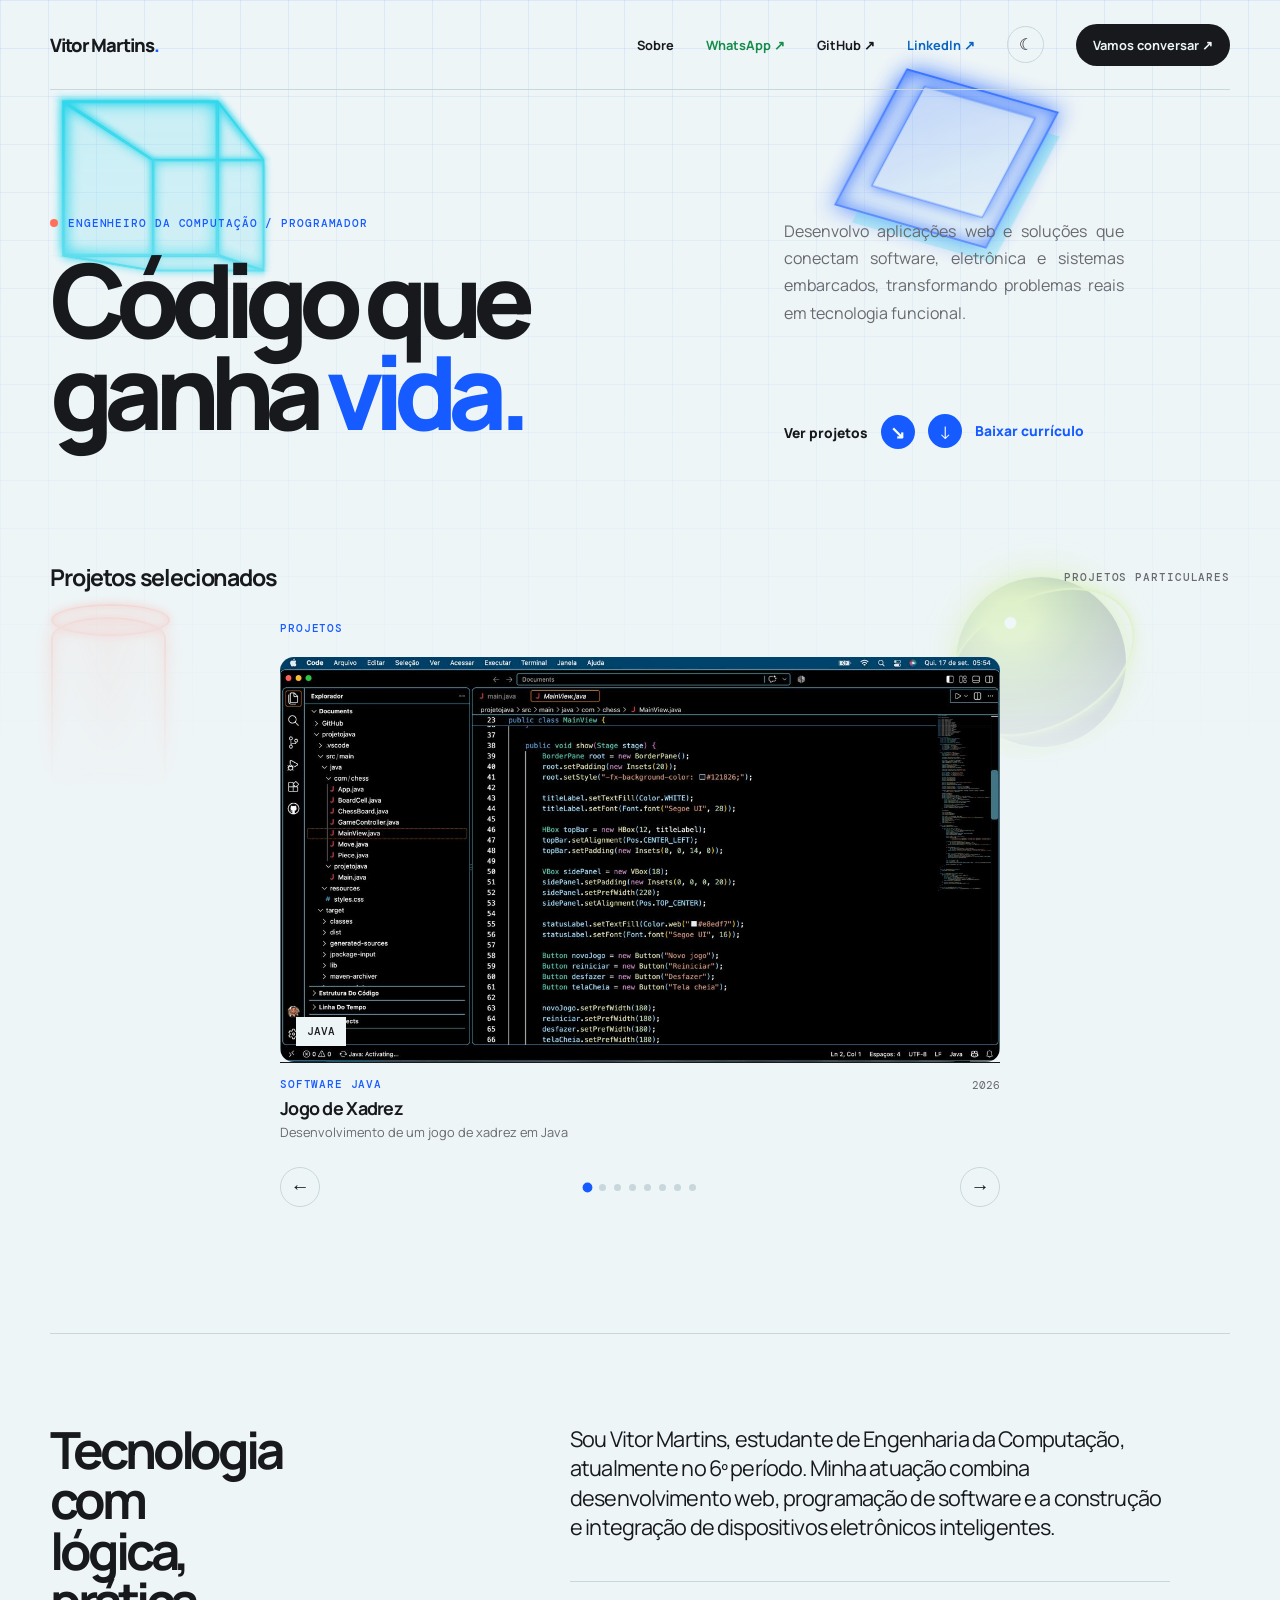
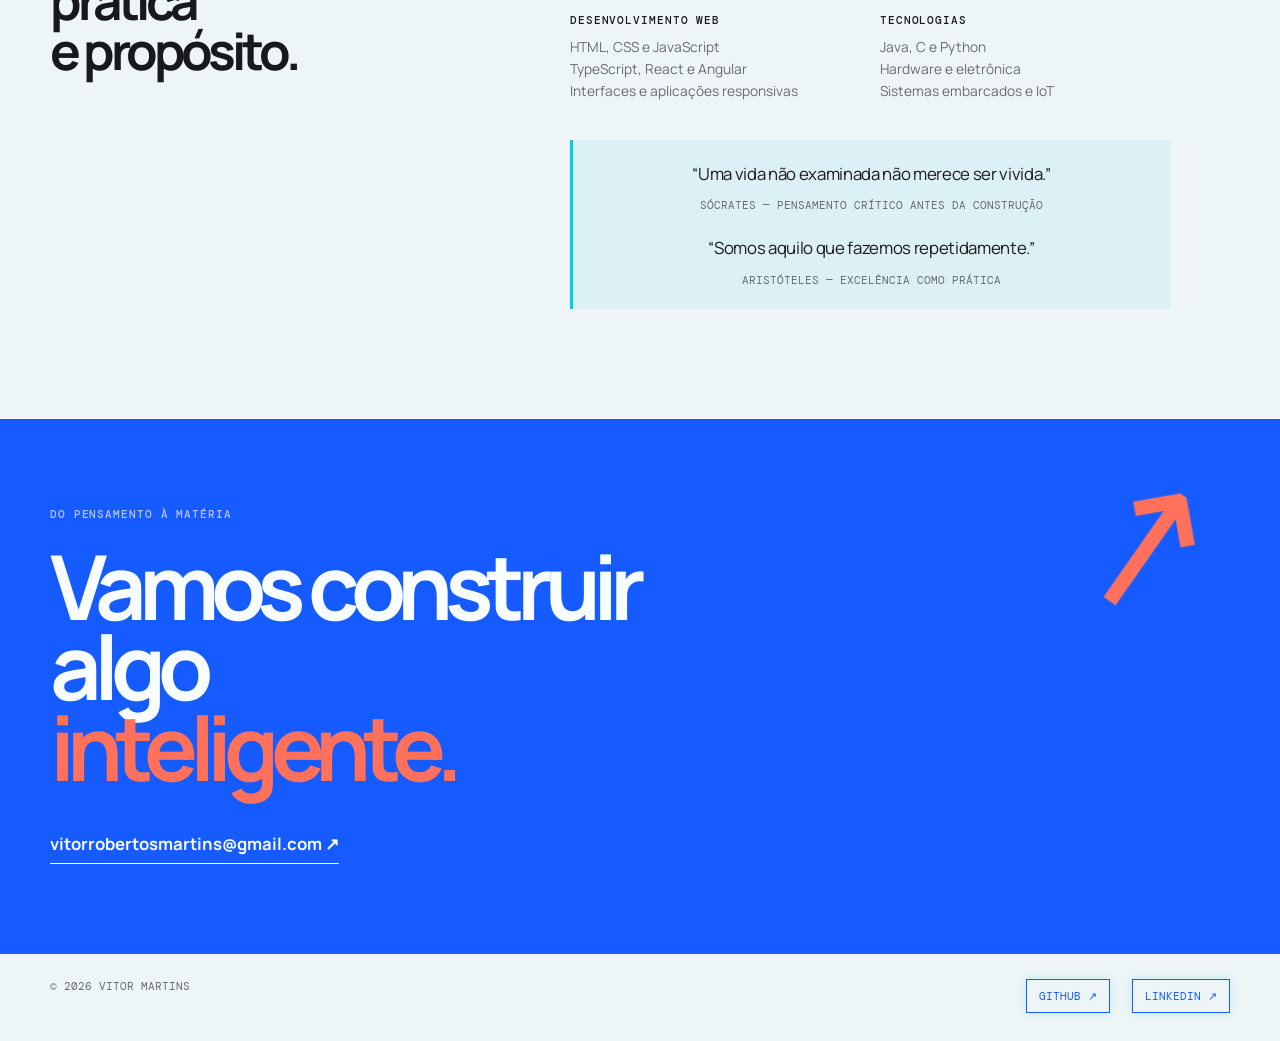
<file: index.html>
<!DOCTYPE html>
<html lang="pt-BR">
<head>
    <meta charset="UTF-8">
    <meta name="viewport" content="width=device-width, initial-scale=1.0">
    <meta name="description" content="Portfólio de Vitor Martins, engenheiro da computação especializado em software, hardware e sistemas embarcados.">
    <link rel="preconnect" href="https://fonts.googleapis.com">
    <link rel="preconnect" href="https://fonts.gstatic.com" crossorigin>
    <link href="https://fonts.googleapis.com/css2?family=DM+Mono:wght@400;500&family=Manrope:wght@400;500;600;700;800&display=swap" rel="stylesheet">
    <title>Vitor Martins — Engenheiro da computação</title>
    <link rel="stylesheet" href="style.css">
</head>
<body>
    <div class="tech-background" aria-hidden="true">
        <div class="tech-object tech-cube">
            <div class="cube-core">
                <span class="cube-face cube-face--front"></span>
                <span class="cube-face cube-face--back"></span>
                <span class="cube-face cube-face--right"></span>
                <span class="cube-face cube-face--left"></span>
                <span class="cube-face cube-face--top"></span>
                <span class="cube-face cube-face--bottom"></span>
            </div>
        </div>
        <span class="tech-object tech-prism"></span>
        <span class="tech-object tech-sphere"></span>
        <span class="tech-object tech-cylinder"></span>
        <span class="tech-object tech-pyramid"></span>
    </div>
    <header class="shell topbar">
        <a class="mark" href="#top">Vitor Martins<span>.</span></a>
        <nav class="nav" aria-label="Navegação principal">
            <a href="#sobre">Sobre</a>
            <a class="nav-whatsapp" href="https://wa.me/5581992710955" target="_blank" rel="noopener noreferrer">WhatsApp ↗</a>
            <a class="nav-github" href="https://github.com/VitorMartinsRS" target="_blank" rel="noopener noreferrer">GitHub ↗</a>
            <a class="nav-linkedin" href="https://www.linkedin.com/in/vitormartinsrs" target="_blank" rel="noopener noreferrer">LinkedIn ↗</a>
             <button class="theme-toggle" type="button" aria-label="Ativar tema escuro" title="Alternar tema"><span aria-hidden="true">☾</span></button>
            <a class="nav-contact" href="#contato">Vamos conversar ↗</a>
        </nav>
    </header>
    <main id="top">
        <section class="shell hero">
            <div>
                <div class="eyebrow">Engenheiro da computação / Programador</div>
                <h1>Código que<br>ganha <em>vida.</em></h1>
            </div>
            <div class="hero-aside">
                <p>Desenvolvo aplicações web e soluções que conectam software, eletrônica e sistemas embarcados, transformando problemas reais em tecnologia funcional.</p>
                <a class="arrow-link" href="#trabalho">Ver projetos <span>↘</span></a>
                <a class="resume-link" href="curriculo-vitor-martins.html" download>Baixar currículo</a>
            </div>
        </section>

        <section class="shell work-section" id="trabalho">
            <div class="section-head">
                <h2>Projetos selecionados</h2>
                <span class="label">projetos particulares</span>
            </div>
            <div class="project-carousels">
                <section class="theme-carousel theme-carousel--featured" data-carousel aria-labelledby="themes-title">
                    <h3 id="themes-title" class="theme-carousel-title">Projetos</h3>
                    <div class="project-grid" data-carousel-track>
                        <a class="project project-slot" href="#contato">
                            <div class="project-image"><img src="imagem/java1.jpeg" alt="Programa em java"><span class="project-tag">Java</span></div>
                            <div class="project-meta"><div><span class="project-theme">Software Java</span><h4>Jogo de Xadrez</h4><p>Desenvolvimento de um jogo de xadrez em Java</p></div><span class="project-year">2026</span></div>
                        </a>
                        <a class="project project-slot" href="#contato">
                            <div class="project-image"><img src="imagem/java2.jpeg" alt="programa em Java"><span class="project-tag">Software</span></div>
                            <div class="project-meta"><div><span class="project-theme">Software</span><h4>Plataforma em Java</h4><p>Programação orientada a objetos</p></div><span class="project-year">2026</span></div>
                        </a>
                        <a class="project project-slot" href="#contato">
                            <div class="project-image"><img src="imagem/programapython2.png" alt="Programa feito em Python com interface gráfica"><span class="project-tag">Python</span></div>
                            <div class="project-meta"><div><span class="project-theme">Python</span><h4>Programa com interface gráfica</h4><p>Aplicação desktop desenvolvida em Python</p></div><span class="project-year">2025</span></div>
                        </a>
                         <a class="project project-slot" href="#contato">
                            <div class="project-image"><img src="imagem/programapython.png" alt="Programa em Python com interface gráfica"><span class="project-tag">Python</span></div>
                            <div class="project-meta"><div><span class="project-theme">Python</span><h4>Python GUI</h4><p>Interface gráfica para software desktop</p></div><span class="project-year">2025</span></div>
                        </a>
                         <a class="project" href="#contato">
                            <div class="project-image"><img src="imagem/web1.png" alt="Interface web responsiva"><span class="project-tag">Web Developer</span></div>
                            <div class="project-meta"><div><span class="project-theme">Web Developer</span><h4>Interface responsiva</h4><p>Desenvolvimento web e experiência do usuário</p></div><span class="project-year">2025</span></div>
                        </a>
                        <a class="project project-slot" href="#contato">
                            <div class="project-image"><img src="imagem/web4.png" alt="Portfolio web"><span class="project-tag">Web Developer</span></div>
                            <div class="project-meta"><div><span class="project-theme">Web Developer</span><h4>Aba do site</h4><p>Identidade digital e apresentação visual</p></div><span class="project-year">2025</span></div>
                        </a>                      
                        <a class="project project-slot" href="#contato">
                            <div class="project-image"><img src="imagem/web3.png" alt="Landing page web"><span class="project-tag">Web Developer</span></div>
                            <div class="project-meta"><div><span class="project-theme">Web Developer</span><h4>Landing page</h4><p>Estrutura visual e conversão</p></div><span class="project-year">2025</span></div>
                        </a>
                        <a class="project project-slot" href="#contato">
                            <div class="project-image"><img src="imagem/web2.png" alt="Dashboard web de gestão"><span class="project-tag">Web Developer</span></div>
                            <div class="project-meta"><div><span class="project-theme">Web Developer</span><h4>Dashboard</h4><p>Gestão compartilhada e UX clara</p></div><span class="project-year">2025</span></div>
                        </a>
                    </div>
                    <div class="carousel-controls" aria-label="Controles dos projetos">
                        <button class="carousel-button" type="button" data-carousel-prev aria-label="Projeto anterior">←</button>
                        <div class="carousel-dots" data-carousel-dots></div>
                        <button class="carousel-button" type="button" data-carousel-next aria-label="Próximo projeto">→</button>
                    </div>
                </section>
            </div>
        </section>

        <section class="shell about" id="sobre">
            <h2>Tecnologia com<br>lógica, prática<br>e propósito.</h2>
            <div class="about-copy">
                <p>Sou Vitor Martins, estudante de Engenharia da Computação, atualmente no 6º período. Minha atuação combina desenvolvimento web, programação de software e a construção e integração de dispositivos eletrônicos inteligentes.</p>
                <div class="details">
                    <div><span class="label">Desenvolvimento web</span><p>HTML, CSS e JavaScript<br>TypeScript, React e Angular<br>Interfaces e aplicações responsivas</p></div>
                    <div><span class="label">Tecnologias</span><p>Java, C e Python<br>Hardware e eletrônica<br>Sistemas embarcados e IoT</p></div>
                </div>
                <div class="philosophy-note">
                    <blockquote>“Uma vida não examinada não merece ser vivida.”</blockquote>
                    <cite>Sócrates — pensamento crítico antes da construção</cite>
                    <blockquote>“Somos aquilo que fazemos repetidamente.”</blockquote>
                    <cite>Aristóteles — excelência como prática</cite>
                </div>
            </div>
        </section>
    </main>
    <section class="contact" id="contato">
        <div class="shell">
            <span class="label">Do pensamento à matéria</span>
            <h2>Vamos construir algo<br><span>inteligente.</span></h2>
            <a class="contact-link" href="mailto:vitorrobertosmartins@gmail.com">vitorrobertosmartins@gmail.com ↗</a>
        </div>
    </section>
    <footer class="shell">
        <span>© 2026 Vitor Martins</span>
        <div class="socials"><a class="social-link--featured" href="https://github.com/VitorMartinsRS" target="_blank" rel="noopener noreferrer">GitHub ↗</a><a class="social-link--featured" href="https://www.linkedin.com/in/vitormartinsrs" target="_blank" rel="noopener noreferrer">LinkedIn ↗</a></div>
    </footer>
    <button class="back-to-top" type="button" aria-label="Voltar ao topo" title="Voltar ao topo" hidden>↑</button>
    <script>
        const themeToggle = document.querySelector('.theme-toggle');
        const themeIcon = themeToggle.querySelector('span');
        const root = document.documentElement;
        const backToTop = document.querySelector('.back-to-top');

        function setTheme(theme) {
            const isDark = theme === 'dark';
            root.dataset.theme = isDark ? 'dark' : 'light';
            themeIcon.textContent = isDark ? '☀' : '☾';
            themeToggle.setAttribute('aria-label', isDark ? 'Ativar tema claro' : 'Ativar tema escuro');
        }

        const savedTheme = localStorage.getItem('portfolio-theme');
        const preferredTheme = window.matchMedia('(prefers-color-scheme: dark)').matches ? 'dark' : 'light';
        setTheme(savedTheme || preferredTheme);

        themeToggle.addEventListener('click', () => {
            const nextTheme = root.dataset.theme === 'dark' ? 'light' : 'dark';
            localStorage.setItem('portfolio-theme', nextTheme);
            setTheme(nextTheme);
        });

        backToTop.addEventListener('click', () => window.scrollTo({ top: 0, behavior: 'smooth' }));
        window.addEventListener('scroll', () => {
            backToTop.hidden = window.scrollY <= 120;
        }, { passive: true });

        document.querySelectorAll('[data-carousel]').forEach((carousel) => {
            const track = carousel.querySelector('[data-carousel-track]');
            const slides = [...track.children];
            const dots = carousel.querySelector('[data-carousel-dots]');
            let currentSlide = 0;

            slides.forEach((slide, index) => {
                const dot = document.createElement('button');
                dot.type = 'button';
                dot.className = 'carousel-dot';
                dot.setAttribute('aria-label', `Ir para o projeto ${index + 1}`);
                dot.addEventListener('click', () => goToSlide(index));
                dots.append(dot);
            });

            function goToSlide(index) {
                currentSlide = (index + slides.length) % slides.length;
                const slide = slides[currentSlide];
                if (!slide) return;
                track.scrollTo({
                    left: slide.offsetLeft,
                    behavior: 'smooth'
                });
                updateControls();
            }

            window.addEventListener('resize', () => {
                goToSlide(currentSlide);
            });

            function updateControls() {
                dots.querySelectorAll('.carousel-dot').forEach((dot, dotIndex) => {
                    dot.classList.toggle('is-active', dotIndex === currentSlide);
                });
            }

            track.addEventListener('scroll', () => {
                const nearestSlide = slides.reduce((nearest, slide, index) => {
                    const distance = Math.abs(track.scrollLeft - slide.offsetLeft);
                    return distance < nearest.distance ? { index, distance } : nearest;
                }, { index: 0, distance: Infinity });

                if (nearestSlide.index !== currentSlide) {
                    currentSlide = nearestSlide.index;
                    updateControls();
                }
            }, { passive: true });

            carousel.querySelector('[data-carousel-prev]').addEventListener('click', () => goToSlide(currentSlide - 1));
            carousel.querySelector('[data-carousel-next]').addEventListener('click', () => goToSlide(currentSlide + 1));
            goToSlide(0);

            let autoplay;
            const startAutoplay = () => {
                stopAutoplay();
                autoplay = window.setInterval(() => {
                    goToSlide(currentSlide + 1);
                }, 7000);
            };
            const stopAutoplay = () => window.clearInterval(autoplay);

            carousel.addEventListener('mouseenter', stopAutoplay);
            carousel.addEventListener('mouseleave', startAutoplay);
            carousel.addEventListener('focusin', stopAutoplay);
            carousel.addEventListener('focusout', (event) => {
                if (!carousel.contains(event.relatedTarget)) startAutoplay();
            });
            startAutoplay();
        });
    </script>
</body>
</html>
</file>
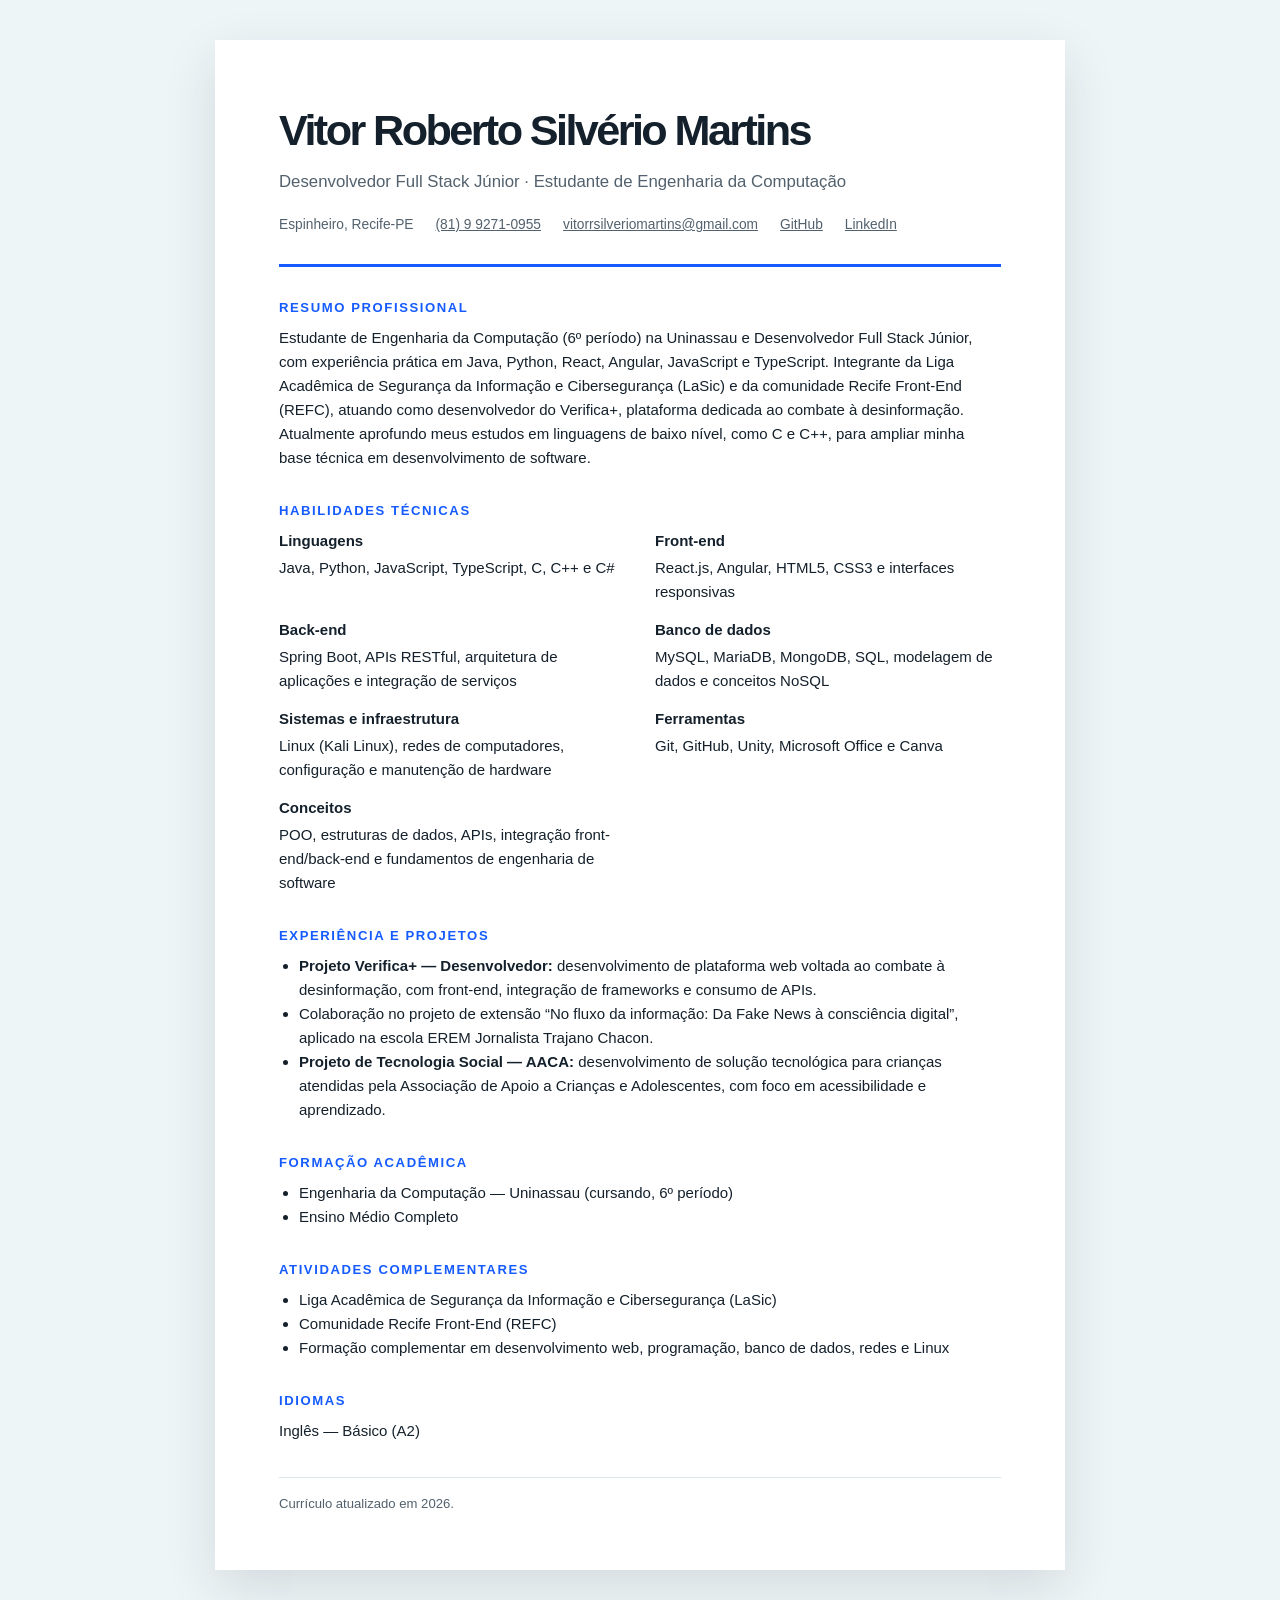
<file: curriculo-vitor-martins.html>
<!DOCTYPE html>
<html lang="pt-BR">
<head>
    <meta charset="UTF-8">
    <meta name="viewport" content="width=device-width, initial-scale=1.0">
    <title>Currículo — Vitor Roberto Silvério Martins</title>
    <style>
        :root { --ink: #14202b; --muted: #52616d; --accent: #155bff; --line: #dbe5ea; --paper: #ffffff; }
        * { box-sizing: border-box; }
        body { margin: 0; color: var(--ink); background: #eef5f7; font: 15px/1.6 Arial, sans-serif; }
        main { width: min(850px, calc(100% - 40px)); margin: 40px auto; padding: 56px 64px; background: var(--paper); box-shadow: 0 18px 50px rgba(20, 32, 43, .12); }
        header { padding-bottom: 28px; border-bottom: 3px solid var(--accent); }
        h1 { margin: 0; font-size: 2.7rem; letter-spacing: -.06em; }
        h2 { margin: 30px 0 8px; color: var(--accent); font-size: .82rem; letter-spacing: .12em; text-transform: uppercase; }
        p { margin: 0; }
        .role { margin-top: 4px; color: var(--muted); font-size: 1.05rem; }
        .contact { display: flex; flex-wrap: wrap; gap: 8px 22px; margin-top: 18px; color: var(--muted); font-size: .86rem; }
        a { color: inherit; }
        .intro { margin-top: 25px; }
        .skills { display: grid; grid-template-columns: repeat(2, 1fr); gap: 14px 30px; }
        .skill strong { display: block; margin-bottom: 3px; }
        ul { margin: 8px 0 0; padding-left: 20px; }
        .note { margin-top: 34px; padding-top: 15px; color: var(--muted); border-top: 1px solid var(--line); font-size: .82rem; }
        @media print { body { background: white; } main { width: 100%; margin: 0; padding: 25px; box-shadow: none; } }
        @media (max-width: 600px) { main { margin: 20px auto; padding: 32px 25px; } h1 { font-size: 2.2rem; } .skills { grid-template-columns: 1fr; } }
    </style>
</head>
<body>
    <main>
        <header>
            <h1>Vitor Roberto Silvério Martins</h1>
            <p class="role">Desenvolvedor Full Stack Júnior · Estudante de Engenharia da Computação</p>
            <div class="contact">
                <span>Espinheiro, Recife-PE</span>
                <a href="tel:+5581992710955">(81) 9 9271-0955</a>
                <a href="mailto:vitorrsilveriomartins@gmail.com">vitorrsilveriomartins@gmail.com</a>
                <a href="https://github.com/VitorMartinsRS">GitHub</a>
                <a href="https://www.linkedin.com/in/vitormartinsrs">LinkedIn</a>
            </div>
        </header>
        <section class="intro">
            <h2>Resumo profissional</h2>
            <p>Estudante de Engenharia da Computação (6º período) na Uninassau e Desenvolvedor Full Stack Júnior, com experiência prática em Java, Python, React, Angular, JavaScript e TypeScript. Integrante da Liga Acadêmica de Segurança da Informação e Cibersegurança (LaSic) e da comunidade Recife Front-End (REFC), atuando como desenvolvedor do Verifica+, plataforma dedicada ao combate à desinformação. Atualmente aprofundo meus estudos em linguagens de baixo nível, como C e C++, para ampliar minha base técnica em desenvolvimento de software.</p>
        </section>
        <section>
            <h2>Habilidades técnicas</h2>
            <div class="skills">
                <div class="skill"><strong>Linguagens</strong><span>Java, Python, JavaScript, TypeScript, C, C++ e C#</span></div>
                <div class="skill"><strong>Front-end</strong><span>React.js, Angular, HTML5, CSS3 e interfaces responsivas</span></div>
                <div class="skill"><strong>Back-end</strong><span>Spring Boot, APIs RESTful, arquitetura de aplicações e integração de serviços</span></div>
                <div class="skill"><strong>Banco de dados</strong><span>MySQL, MariaDB, MongoDB, SQL, modelagem de dados e conceitos NoSQL</span></div>
                <div class="skill"><strong>Sistemas e infraestrutura</strong><span>Linux (Kali Linux), redes de computadores, configuração e manutenção de hardware</span></div>
                <div class="skill"><strong>Ferramentas</strong><span>Git, GitHub, Unity, Microsoft Office e Canva</span></div>
                <div class="skill"><strong>Conceitos</strong><span>POO, estruturas de dados, APIs, integração front-end/back-end e fundamentos de engenharia de software</span></div>
            </div>
        </section>
        <section>
            <h2>Experiência e projetos</h2>
            <ul>
                <li><strong>Projeto Verifica+ — Desenvolvedor:</strong> desenvolvimento de plataforma web voltada ao combate à desinformação, com front-end, integração de frameworks e consumo de APIs.</li>
                <li>Colaboração no projeto de extensão “No fluxo da informação: Da Fake News à consciência digital”, aplicado na escola EREM Jornalista Trajano Chacon.</li>
                <li><strong>Projeto de Tecnologia Social — AACA:</strong> desenvolvimento de solução tecnológica para crianças atendidas pela Associação de Apoio a Crianças e Adolescentes, com foco em acessibilidade e aprendizado.</li>
            </ul>
        </section>
        <section>
            <h2>Formação acadêmica</h2>
            <ul>
                <li>Engenharia da Computação — Uninassau (cursando, 6º período)</li>
                <li>Ensino Médio Completo</li>
            </ul>
        </section>
        <section>
            <h2>Atividades complementares</h2>
            <ul>
                <li>Liga Acadêmica de Segurança da Informação e Cibersegurança (LaSic)</li>
                <li>Comunidade Recife Front-End (REFC)</li>
                <li>Formação complementar em desenvolvimento web, programação, banco de dados, redes e Linux</li>
            </ul>
        </section>
        <section>
            <h2>Idiomas</h2>
            <p>Inglês — Básico (A2)</p>
        </section>
        <p class="note">Currículo atualizado em 2026.</p>
    </main>
</body>
</html>
</file>
<file: style.css>
:root {
    --ink: #17191c;
    --muted: #686a6f;
            --paper: #eef5f7;
            --line: #c7d7dc;
            --blue: #155bff;
            --coral: #ff715b;
            --cyan: #00cfe8;
            --lime: #a9e52b;
            --white: #f8fdff;
            --mono: "DM Mono", monospace;
            --sans: "Manrope", sans-serif;
        }

        :root[data-theme="dark"] {
            --ink: #eaf7ff;
            --muted: #9bb1c2;
            --paper: #081522;
            --line: #28435b;
            --white: #f8fdff;
        }

        * { box-sizing: border-box; }

        html { scroll-behavior: smooth; }

        body {
            margin: 0;
            color: var(--ink);
            background: var(--paper);
            font-family: var(--sans);
            -webkit-font-smoothing: antialiased;
            transition: color .25s ease, background-color .25s ease;
        }

        .tech-background {
            position: fixed;
            z-index: 0;
            inset: 0;
            overflow: hidden;
            pointer-events: none;
            perspective: 900px;
            opacity: .92;
            background-image: linear-gradient(rgba(21, 91, 255, .085) 1px, transparent 1px), linear-gradient(90deg, rgba(21, 91, 255, .085) 1px, transparent 1px);
            background-size: 48px 48px;
            mask-image: linear-gradient(to bottom, black 0%, transparent 88%);
        }

        .tech-object { position: absolute; pointer-events: none; transform-style: preserve-3d; }
        .tech-cube { width: 130px; height: 130px; top: 15%; left: 9%; color: var(--cyan); perspective: 700px; animation: cube-float 16s ease-in-out infinite; }
        .tech-cube .cube-core { position: absolute; inset: 0; transform-style: preserve-3d; animation: cube-spin 18s linear infinite; }
        .cube-face { position: absolute; inset: 0; border: 2px solid currentColor; background: rgba(0, 207, 232, .1); box-shadow: 0 0 9px currentColor, inset 0 0 14px currentColor; backface-visibility: visible; }
        .cube-face--front { transform: translateZ(65px); }
        .cube-face--back { transform: rotateY(180deg) translateZ(65px); }
        .cube-face--right { transform: rotateY(90deg) translateZ(65px); }
        .cube-face--left { transform: rotateY(-90deg) translateZ(65px); }
        .cube-face--top { transform: rotateX(90deg) translateZ(65px); }
        .cube-face--bottom { transform: rotateX(-90deg) translateZ(65px); }
        .tech-prism { width: 155px; height: 155px; top: 9%; right: 20%; color: var(--blue); transform: rotate(28deg) skewY(-12deg); border: 2px solid currentColor; background: linear-gradient(135deg, rgba(21, 91, 255, .28), rgba(0, 207, 232, .04)); box-shadow: 18px 18px 0 -6px rgba(0, 207, 232, .3), 0 0 22px var(--blue), inset 0 0 18px var(--blue); animation: prism-float 19s ease-in-out infinite; }
        .tech-prism::after { content: ""; position: absolute; inset: 20px; border: 1px solid currentColor; transform: translateZ(20px); box-shadow: 0 0 12px currentColor; }
        .tech-sphere { width: 170px; height: 170px; right: 12%; bottom: 17%; border-radius: 50%; background: radial-gradient(circle at 32% 27%, #f8fdff 0 3%, var(--lime) 4% 12%, #4e8e18 38%, #071b22 76%); box-shadow: -18px 20px 0 -8px rgba(169, 229, 43, .55), 0 0 18px var(--lime), 0 0 48px rgba(169, 229, 43, .6); animation: sphere-float 21s ease-in-out infinite; }
        .tech-sphere::after { content: ""; position: absolute; inset: 20px -15px; border: 2px solid var(--lime); border-radius: 50%; transform: rotate(-28deg); box-shadow: 0 0 10px var(--lime); }
        .tech-cylinder { width: 115px; height: 175px; left: 4%; bottom: 12%; color: var(--coral); border: 2px solid currentColor; border-radius: 50% / 12%; background: linear-gradient(90deg, rgba(255, 113, 91, .06), rgba(255, 113, 91, .36), rgba(255, 113, 91, .06)); box-shadow: 0 0 18px var(--coral), inset 0 0 20px var(--coral); animation: cylinder-float 18s ease-in-out infinite; }
        .tech-cylinder::before, .tech-cylinder::after { content: ""; position: absolute; left: -2px; width: calc(100% + 4px); height: 28px; border: 2px solid currentColor; border-radius: 50%; box-shadow: 0 0 10px currentColor, inset 0 0 9px currentColor; }
        .tech-cylinder::before { top: -15px; background: rgba(255, 113, 91, .2); }
        .tech-cylinder::after { bottom: -15px; }
        .tech-pyramid { width: 165px; height: 155px; right: 34%; bottom: 4%; color: var(--cyan); clip-path: polygon(50% 0, 100% 100%, 0 100%); background: linear-gradient(118deg, rgba(0, 207, 232, .68) 0 31%, rgba(21, 91, 255, .35) 32% 58%, rgba(169, 229, 43, .25) 59% 100%); filter: drop-shadow(0 0 8px var(--cyan)) drop-shadow(0 0 22px rgba(0, 207, 232, .7)); animation: pyramid-float 20s ease-in-out infinite; }
        .tech-pyramid::before { content: ""; position: absolute; inset: 17px 25px 20px; clip-path: polygon(50% 0, 100% 100%, 0 100%); border: 2px solid currentColor; background: linear-gradient(145deg, rgba(248, 253, 255, .3), transparent 38%); box-shadow: inset 0 0 15px currentColor; }
        .tech-pyramid::after { content: ""; position: absolute; left: -8px; right: -8px; bottom: -4px; height: 18px; border: 2px solid var(--lime); border-radius: 50%; box-shadow: 0 0 8px var(--lime), 0 0 20px rgba(169, 229, 43, .75); }

        @keyframes cube-float { 0%, 100% { transform: translate3d(0, 0, 0); } 50% { transform: translate3d(38px, 28px, 0); } }
        @keyframes cube-spin { from { transform: rotateX(-18deg) rotateY(0deg) rotateZ(8deg); } to { transform: rotateX(-18deg) rotateY(360deg) rotateZ(8deg); } }
        @keyframes prism-float { 0%, 100% { transform: rotate(28deg) skewY(-12deg) translate3d(0, 0, 0); } 50% { transform: rotate(48deg) skewY(-12deg) translate3d(-28px, 36px, 0); } }
        @keyframes sphere-float { 0%, 100% { transform: translate3d(0, 0, 0) rotate(0deg); } 50% { transform: translate3d(-32px, -46px, 0) rotate(25deg); } }
        @keyframes cylinder-float { 0%, 100% { transform: translate3d(0, 0, 0) rotate(-8deg); } 50% { transform: translate3d(28px, -34px, 0) rotate(8deg); } }
        @keyframes pyramid-float {
            0%, 100% { transform: translate3d(0, 0, 0) rotate(0deg); }
            25% { transform: translate3d(42px, -18px, 28px) rotate(8deg); }
            50% { transform: translate3d(-24px, -62px, 70px) rotate(18deg); }
            75% { transform: translate3d(-70px, -20px, 28px) rotate(8deg); }
        }

        body > header, body > main, body > .contact, body > footer { position: relative; z-index: 1; }

        @media (prefers-reduced-motion: reduce) {
            html { scroll-behavior: auto; }
            .tech-object, .tech-cube .cube-core, body, .project-image img { animation: none; transition: none; }
        }

        a { color: inherit; text-decoration: none; }

        .shell { width: min(1180px, calc(100% - 64px)); margin: 0 auto; }

        .topbar {
            display: flex;
            align-items: center;
            justify-content: space-between;
            height: 90px;
            border-bottom: 1px solid var(--line);
        }

        .mark { font-size: 1.15rem; font-weight: 800; letter-spacing: -.06em; }
        .mark span { color: var(--blue); }

        .nav { display: flex; align-items: center; gap: 32px; font-size: .8rem; font-weight: 700; }
        .nav a { transition: color .2s ease; }
        .nav a:hover { color: var(--blue); }
        .nav .nav-whatsapp { color: #168c4b; }
        .nav .nav-whatsapp:hover { color: #0d6d39; }
        .nav .nav-github { color: var(--ink); }
        .nav .nav-linkedin { color: #0a66c2; }
        .nav .nav-github:hover, .nav .nav-linkedin:hover { color: var(--blue); }
        .nav .nav-contact { color: var(--paper); background: var(--ink); padding: 12px 17px; border-radius: 99px; }
        .theme-toggle { display: grid; place-items: center; width: 37px; height: 37px; padding: 0; color: var(--ink); background: transparent; border: 1px solid var(--line); border-radius: 50%; cursor: pointer; font-size: 1rem; transition: color .2s ease, border-color .2s ease, transform .2s ease; }
        .theme-toggle:hover { color: var(--blue); border-color: var(--blue); transform: rotate(12deg); }
        .theme-toggle:focus-visible { outline: 2px solid var(--blue); outline-offset: 3px; }

        .hero { padding: 108px 0 124px; display: grid; grid-template-columns: 1.2fr .8fr; gap: 64px; align-items: end; }
        .eyebrow, .label { font: 500 .7rem var(--mono); letter-spacing: .08em; text-transform: uppercase; }
        .eyebrow { display: flex; align-items: center; gap: 10px; color: var(--blue); }
        .eyebrow::before { content: ""; width: 8px; height: 8px; background: var(--coral); border-radius: 50%; }
        h1 { max-width: 760px; margin: 23px 0 0; font-size: clamp(3.8rem, 8vw, 7.4rem); line-height: .9; letter-spacing: -.095em; font-weight: 800; }
        h1 em { color: var(--blue); font-style: normal; }
        .hero-aside { padding-bottom: 8px; transform: translateY(20px); }
        .hero-aside p { max-width: 340px; margin: 0 0 36px; color: var(--muted); font-size: 1rem; line-height: 1.7; text-align: justify; }
        .arrow-link { display: inline-flex; gap: 13px; align-items: center; font-weight: 800; font-size: .86rem; }
        .arrow-link span { display: grid; place-items: center; width: 34px; height: 34px; color: var(--white); background: var(--blue); border-radius: 50%; font-size: 1.1rem; transition: transform .2s ease; }
        .arrow-link:hover span { transform: translate(3px,-3px); }
        .resume-link { display: inline-flex; align-items: center; gap: 13px; margin-top: 51px; margin-left: 10px; color: var(--blue); font: 800 .86rem var(--sans); text-transform: none; }
        .resume-link::before { content: "↓"; display: grid; place-items: center; width: 34px; height: 34px; color: var(--white); background: var(--blue); border-radius: 50%; font: 1.1rem var(--sans); transition: transform .2s ease; }
        .resume-link:hover::before { transform: translateY(3px); }

        .work-section { padding-bottom: 126px; }
        .section-head { display: flex; align-items: center; justify-content: space-between; margin-bottom: 28px; }
        .section-head h2 { margin: 0; font-size: 1.45rem; letter-spacing: -.05em; }
        .section-head .label { color: var(--muted); }
        .project-carousel { position: relative; }
        .project-carousels { display: grid; grid-template-columns: repeat(2, minmax(0, 1fr)); gap: 64px 24px; }
        .theme-carousel { min-width: 0; }
        .theme-carousel--featured {
            grid-column: 1 / -1;
            width: min(100%, 720px);
            margin: 0 auto;
        }
        .theme-carousel-title { margin: 0 0 14px; color: var(--blue); font: 500 .7rem var(--mono); letter-spacing: .08em; text-transform: uppercase; }
        .theme-carousel--featured .project-grid {
            grid-template-columns: none;
            grid-auto-flow: column;
            grid-auto-columns: min(100%, 760px);
            overflow-x: auto;
            scroll-snap-type: x mandatory;
            padding-bottom: 8px;
            align-items: stretch;
        }
        .theme-carousel--featured .project {
            width: 100%;
        }
        .theme-carousel--featured .project-image {
            width: 100%;
            margin: 0 auto;
            aspect-ratio: 16 / 9;
            border-radius: 14px;
            overflow: hidden;
            background: rgba(255,255,255,.04);
        }
        .project-grid {
            display: grid;
            grid-template-columns: repeat(2, minmax(0, 1fr));
            gap: 24px;
            overflow: visible;
            padding: 0 0 18px;
            scroll-snap-type: none;
            scrollbar-width: none;
        }
        .project-grid::-webkit-scrollbar { display: none; }
        .project { min-width: 0; scroll-snap-align: start; }
        .project-image { position: relative; overflow: hidden; aspect-ratio: 16 / 10; background: transparent; box-shadow: 0 14px 0 -9px var(--cyan), 0 22px 30px rgba(8, 21, 34, .15); transition: box-shadow .6s ease; }
        .project-image::after { content: ""; position: absolute; inset: 12px; border: 1px solid rgba(0, 207, 232, .55); opacity: 0; pointer-events: none; transition: opacity .4s ease; }
        .project-image img { width: 100%; height: 100%; display: block; object-fit: contain; background: transparent; transition: transform .6s cubic-bezier(.2,.7,.2,1), filter .6s ease; }
        .project-slot { margin: 8px 0; }
        .project-slot .project-image { display: grid; place-items: center; border: none; background: transparent; box-shadow: none; }
        .project-slot:hover .project-image { border-color: var(--blue); box-shadow: 0 18px 0 -9px var(--cyan), 0 28px 42px rgba(8, 21, 34, .18); }
        .slot-label { color: var(--muted); font: 500 .72rem var(--mono); letter-spacing: .08em; text-transform: uppercase; }
        .project:hover .project-image { box-shadow: 0 18px 0 -9px var(--cyan), 0 28px 42px rgba(8, 21, 34, .28); }
        .project:hover .project-image::after { opacity: 1; }
        .project:hover img { transform: scale(1.04); filter: saturate(1.12) contrast(1.04); }
        .project-tag { position: absolute; left: 16px; bottom: 16px; padding: 8px 11px; color: var(--ink); background: var(--paper); font: 500 .66rem var(--mono); text-transform: uppercase; }
        .project-meta { display: flex; justify-content: space-between; gap: 18px; padding-top: 15px; border-top: 1px solid var(--ink); }
        .project-meta h3, .project-meta h4 { margin: 0; font-size: 1.12rem; letter-spacing: -.04em; }
        .project-theme { display: block; margin-bottom: 5px; color: var(--blue); font: 500 .66rem var(--mono); letter-spacing: .08em; text-transform: uppercase; }
        .project-meta p { margin: 3px 0 0; color: var(--muted); font-size: .8rem; }
        .project-year { color: var(--muted); font: .7rem var(--mono); }
        .carousel-controls { display: flex; align-items: center; justify-content: space-between; gap: 18px; margin-top: 10px; }
        .carousel-button { display: grid; place-items: center; width: 40px; height: 40px; padding: 0; color: var(--ink); background: transparent; border: 1px solid var(--line); border-radius: 50%; cursor: pointer; font-size: 1.2rem; transition: color .2s ease, background-color .2s ease, border-color .2s ease; }
        .carousel-button:disabled { cursor: not-allowed; opacity: .35; }
        .carousel-button:hover { color: var(--white); background: var(--blue); border-color: var(--blue); }
        .carousel-button:focus-visible, .carousel-dot:focus-visible { outline: 2px solid var(--blue); outline-offset: 3px; }
        .carousel-dots { display: flex; align-items: center; justify-content: center; gap: 8px; }
        .carousel-dot { width: 7px; height: 7px; padding: 0; background: var(--line); border: 0; border-radius: 50%; cursor: pointer; transition: background-color .2s ease, transform .2s ease; }
        .carousel-dot.is-active { background: var(--blue); transform: scale(1.4); }

        .about { display: grid; grid-template-columns: .8fr 1.2fr; gap: 80px; padding: 90px 0 110px; border-top: 1px solid var(--line); }
        .about h2 { margin: 0; max-width: 260px; font-size: clamp(2.2rem, 4vw, 4rem); line-height: .98; letter-spacing: -.08em; }
        .about-copy { max-width: 600px; }
        .about-copy > p { margin: 0 0 40px; font-size: 1.35rem; line-height: 1.35; letter-spacing: -.04em; }
        .details { display: grid; grid-template-columns: repeat(2, 1fr); gap: 20px; padding-top: 25px; border-top: 1px solid var(--line); }
        .details p { margin: 7px 0 0; color: var(--muted); font-size: .86rem; line-height: 1.6; }
        .philosophy-note { margin-top: 38px; padding: 22px 24px; border-left: 3px solid var(--cyan); background: rgba(0, 207, 232, .08); text-align: center; }
        .philosophy-note blockquote { margin: 0; font-size: 1.05rem; line-height: 1.45; letter-spacing: -.02em; }
        .philosophy-note blockquote:nth-of-type(2) { margin-top: 24px; }
        .philosophy-note cite { display: block; margin-top: 12px; color: var(--muted); font: .68rem var(--mono); font-style: normal; text-transform: uppercase; }

        .contact { position: relative; overflow: hidden; padding: 82px 0 90px; color: var(--white); background: var(--blue); }
        .contact::after { content: "↗"; position: absolute; right: 5%; top: 30px; color: var(--coral); font-size: 11rem; line-height: 1; font-weight: 300; transform: rotate(-10deg); }
        .contact .label { color: #b9c4ff; }
        .contact h2 { position: relative; z-index: 1; max-width: 720px; margin: 23px 0 45px; font-size: clamp(3rem, 7vw, 6.5rem); line-height: .9; letter-spacing: -.09em; }
        .contact h2 span { color: var(--coral); }
        .contact-link { position: relative; z-index: 1; display: inline-block; padding-bottom: 8px; border-bottom: 1px solid var(--white); font-size: 1.05rem; font-weight: 700; }

        footer { display: flex; justify-content: space-between; padding: 25px 0 28px; color: var(--muted); font: .67rem var(--mono); text-transform: uppercase; }
        footer .socials { display: flex; gap: 22px; color: var(--ink); }
        footer .social-link--featured { padding: 9px 12px; color: var(--blue); border: 1px solid var(--blue); box-shadow: 0 0 9px rgba(0, 207, 232, .22); transition: color .2s ease, background-color .2s ease, box-shadow .2s ease, transform .2s ease; }
        footer .social-link--featured:hover { color: var(--paper); background: var(--blue); box-shadow: 0 0 16px rgba(0, 207, 232, .55); transform: translateY(-2px); }
        .back-to-top { position: fixed; right: 28px; bottom: 28px; z-index: 3; display: grid; place-items: center; width: 42px; height: 42px; padding: 0; color: var(--white); background: var(--blue); border: 0; border-radius: 50%; cursor: pointer; font-size: 1.35rem; line-height: 1; box-shadow: 0 8px 18px rgba(8, 21, 34, .2); transition: transform .2s ease, background-color .2s ease; }
        .back-to-top[hidden] { display: none; }
        .back-to-top:hover { background: var(--ink); transform: translateY(-3px); }
        .back-to-top:focus-visible { outline: 2px solid var(--blue); outline-offset: 3px; }

        @media (max-width: 720px) {
            .shell { width: min(100% - 40px, 560px); }
            .tech-background { opacity: .38; background-size: 34px 34px; }
            .tech-cube { width: 78px; height: 78px; top: 10%; left: -25px; transform: scale(.72); }
            .cube-face--front { transform: translateZ(39px); }
            .cube-face--back { transform: rotateY(180deg) translateZ(39px); }
            .cube-face--right { transform: rotateY(90deg) translateZ(39px); }
            .cube-face--left { transform: rotateY(-90deg) translateZ(39px); }
            .cube-face--top { transform: rotateX(90deg) translateZ(39px); }
            .cube-face--bottom { transform: rotateX(-90deg) translateZ(39px); }
            .tech-prism { width: 88px; height: 88px; top: 20%; right: -28px; opacity: .7; }
            .tech-sphere { width: 90px; height: 90px; right: -25px; bottom: 23%; opacity: .7; }
            .tech-cylinder { width: 62px; height: 100px; left: -23px; bottom: 18%; opacity: .65; }
            .tech-pyramid { width: 90px; height: 84px; right: 8%; bottom: 5%; opacity: .65; }
            .topbar { height: auto; min-height: 74px; padding: 14px 0; align-items: flex-start; }
            .nav { flex-wrap: wrap; justify-content: flex-end; gap: 10px 14px; font-size: .68rem; }
            .nav a:not(.nav-contact):not(.nav-whatsapp):not(.nav-github):not(.nav-linkedin) { display: none; }
            .nav .nav-contact { padding: 10px 13px; }
            .hero { display: block; padding: 78px 0 90px; }
            h1 { font-size: clamp(3.55rem, 17vw, 6rem); }
            .hero-aside { padding-top: 35px; transform: none; }
            .hero-aside p { margin-bottom: 25px; }
            .work-section { padding-bottom: 88px; }
            .project-carousels { grid-template-columns: 1fr; gap: 48px; }
            .theme-carousel--featured { grid-column: auto; width: 100%; }
            .theme-carousel--featured .project-grid { grid-template-columns: none; grid-auto-columns: 100%; }
            .theme-carousel--featured .project-image { width: calc(100% - 20px); aspect-ratio: 16 / 10; }
            .project-grid { grid-auto-columns: 100%; gap: 18px; padding-bottom: 14px; }
            .carousel-controls { margin-top: 5px; }
            .about { display: block; padding: 64px 0 76px; }
            .about h2 { margin-bottom: 38px; }
            .about-copy > p { font-size: 1.15rem; }
            .contact { padding: 68px 0 74px; }
            .contact::after { right: -7%; top: 45px; font-size: 8rem; }
            footer { display: block; line-height: 2; }
            footer .socials { margin-top: 8px; }
            .back-to-top { right: 20px; bottom: 20px; }
        }

        @media (max-width: 430px) {
            .shell { width: min(100% - 28px, 560px); }
            .tech-background { opacity: .25; }
            .tech-cube { top: 8%; left: -42px; transform: scale(.56); }
            .tech-prism { top: 19%; right: -43px; transform: rotate(28deg) skewY(-12deg) scale(.72); }
            .tech-sphere { right: -40px; bottom: 24%; transform: scale(.72); }
            .tech-cylinder { left: -34px; bottom: 20%; transform: scale(.72); }
            .tech-pyramid { right: 2%; bottom: 7%; transform: scale(.72); }
            .topbar { align-items: center; }
            .nav { max-width: 230px; }
            .nav .nav-whatsapp, .nav .nav-github, .nav .nav-linkedin { display: none; }
            .nav .nav-contact { padding: 9px 11px; }
            .hero { padding-top: 62px; }
            h1 { font-size: clamp(3.1rem, 18vw, 4.8rem); }
            .section-head { align-items: flex-end; gap: 16px; }
            .section-head h2 { font-size: 1.25rem; }
            .section-head .label { text-align: right; font-size: .58rem; }
            .project-image { aspect-ratio: 16 / 10; }
            .project-meta h3 { font-size: 1rem; }
            .project-meta p { max-width: 210px; line-height: 1.4; }
        }
</file>
